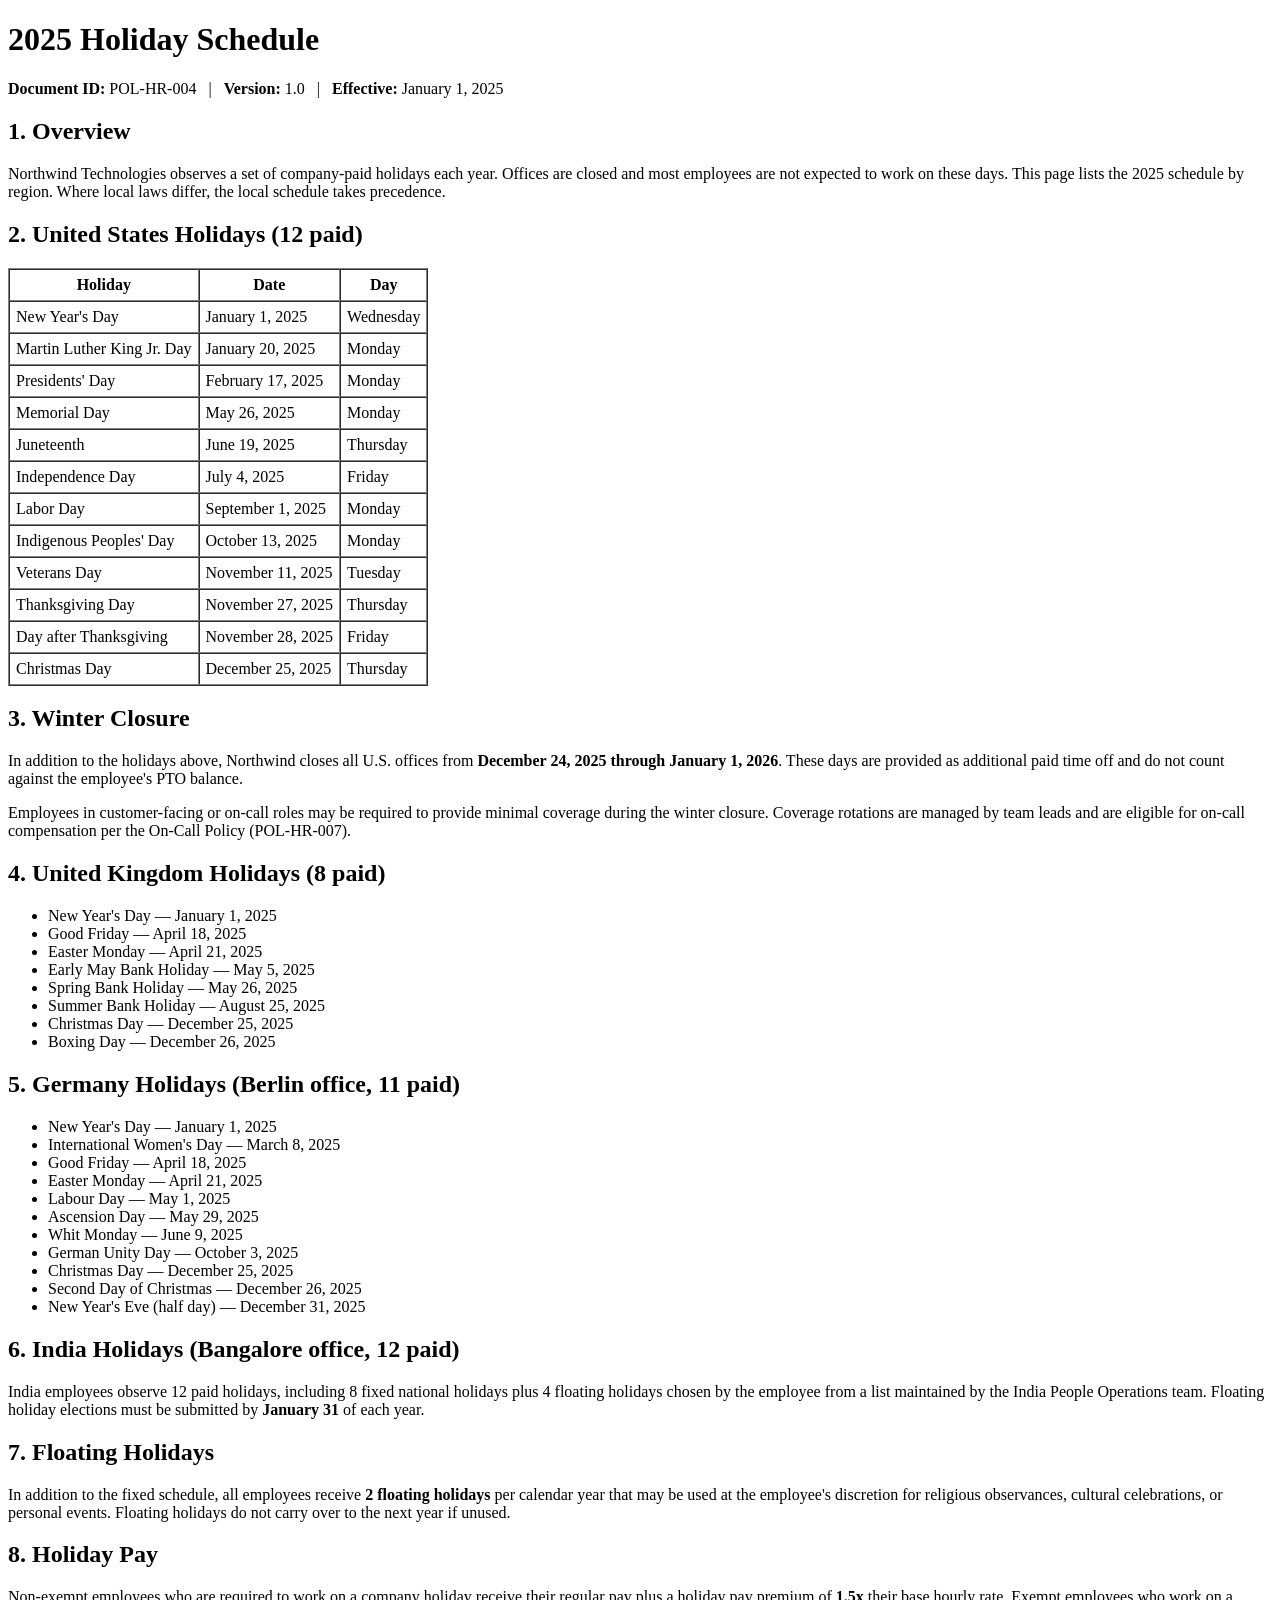
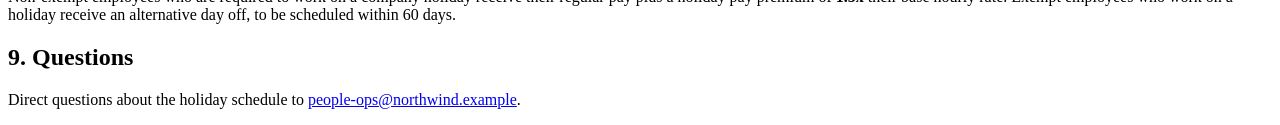
<file: corpus/html/holiday-schedule.html>
<!DOCTYPE html>
<html lang="en">
<head>
<meta charset="UTF-8">
<title>2025 Holiday Schedule - Northwind Technologies</title>
<meta name="document-id" content="POL-HR-004">
<meta name="version" content="1.0">
<meta name="effective-date" content="2025-01-01">
<meta name="owner" content="People Operations">
</head>
<body>

<header>
<h1>2025 Holiday Schedule</h1>
<p><strong>Document ID:</strong> POL-HR-004 &nbsp; | &nbsp; <strong>Version:</strong> 1.0 &nbsp; | &nbsp; <strong>Effective:</strong> January 1, 2025</p>
</header>

<section>
<h2>1. Overview</h2>
<p>Northwind Technologies observes a set of company-paid holidays each year. Offices are closed and most employees are not expected to work on these days. This page lists the 2025 schedule by region. Where local laws differ, the local schedule takes precedence.</p>
</section>

<section>
<h2>2. United States Holidays (12 paid)</h2>
<table border="1" cellpadding="6" cellspacing="0">
<thead>
<tr><th>Holiday</th><th>Date</th><th>Day</th></tr>
</thead>
<tbody>
<tr><td>New Year's Day</td><td>January 1, 2025</td><td>Wednesday</td></tr>
<tr><td>Martin Luther King Jr. Day</td><td>January 20, 2025</td><td>Monday</td></tr>
<tr><td>Presidents' Day</td><td>February 17, 2025</td><td>Monday</td></tr>
<tr><td>Memorial Day</td><td>May 26, 2025</td><td>Monday</td></tr>
<tr><td>Juneteenth</td><td>June 19, 2025</td><td>Thursday</td></tr>
<tr><td>Independence Day</td><td>July 4, 2025</td><td>Friday</td></tr>
<tr><td>Labor Day</td><td>September 1, 2025</td><td>Monday</td></tr>
<tr><td>Indigenous Peoples' Day</td><td>October 13, 2025</td><td>Monday</td></tr>
<tr><td>Veterans Day</td><td>November 11, 2025</td><td>Tuesday</td></tr>
<tr><td>Thanksgiving Day</td><td>November 27, 2025</td><td>Thursday</td></tr>
<tr><td>Day after Thanksgiving</td><td>November 28, 2025</td><td>Friday</td></tr>
<tr><td>Christmas Day</td><td>December 25, 2025</td><td>Thursday</td></tr>
</tbody>
</table>
</section>

<section>
<h2>3. Winter Closure</h2>
<p>In addition to the holidays above, Northwind closes all U.S. offices from <strong>December 24, 2025 through January 1, 2026</strong>. These days are provided as additional paid time off and do not count against the employee's PTO balance.</p>
<p>Employees in customer-facing or on-call roles may be required to provide minimal coverage during the winter closure. Coverage rotations are managed by team leads and are eligible for on-call compensation per the On-Call Policy (POL-HR-007).</p>
</section>

<section>
<h2>4. United Kingdom Holidays (8 paid)</h2>
<ul>
<li>New Year's Day &mdash; January 1, 2025</li>
<li>Good Friday &mdash; April 18, 2025</li>
<li>Easter Monday &mdash; April 21, 2025</li>
<li>Early May Bank Holiday &mdash; May 5, 2025</li>
<li>Spring Bank Holiday &mdash; May 26, 2025</li>
<li>Summer Bank Holiday &mdash; August 25, 2025</li>
<li>Christmas Day &mdash; December 25, 2025</li>
<li>Boxing Day &mdash; December 26, 2025</li>
</ul>
</section>

<section>
<h2>5. Germany Holidays (Berlin office, 11 paid)</h2>
<ul>
<li>New Year's Day &mdash; January 1, 2025</li>
<li>International Women's Day &mdash; March 8, 2025</li>
<li>Good Friday &mdash; April 18, 2025</li>
<li>Easter Monday &mdash; April 21, 2025</li>
<li>Labour Day &mdash; May 1, 2025</li>
<li>Ascension Day &mdash; May 29, 2025</li>
<li>Whit Monday &mdash; June 9, 2025</li>
<li>German Unity Day &mdash; October 3, 2025</li>
<li>Christmas Day &mdash; December 25, 2025</li>
<li>Second Day of Christmas &mdash; December 26, 2025</li>
<li>New Year's Eve (half day) &mdash; December 31, 2025</li>
</ul>
</section>

<section>
<h2>6. India Holidays (Bangalore office, 12 paid)</h2>
<p>India employees observe 12 paid holidays, including 8 fixed national holidays plus 4 floating holidays chosen by the employee from a list maintained by the India People Operations team. Floating holiday elections must be submitted by <strong>January 31</strong> of each year.</p>
</section>

<section>
<h2>7. Floating Holidays</h2>
<p>In addition to the fixed schedule, all employees receive <strong>2 floating holidays</strong> per calendar year that may be used at the employee's discretion for religious observances, cultural celebrations, or personal events. Floating holidays do not carry over to the next year if unused.</p>
</section>

<section>
<h2>8. Holiday Pay</h2>
<p>Non-exempt employees who are required to work on a company holiday receive their regular pay plus a holiday pay premium of <strong>1.5x</strong> their base hourly rate. Exempt employees who work on a holiday receive an alternative day off, to be scheduled within 60 days.</p>
</section>

<section>
<h2>9. Questions</h2>
<p>Direct questions about the holiday schedule to <a href="mailto:people-ops@northwind.example">people-ops@northwind.example</a>.</p>
</section>

</body>
</html>
</file>
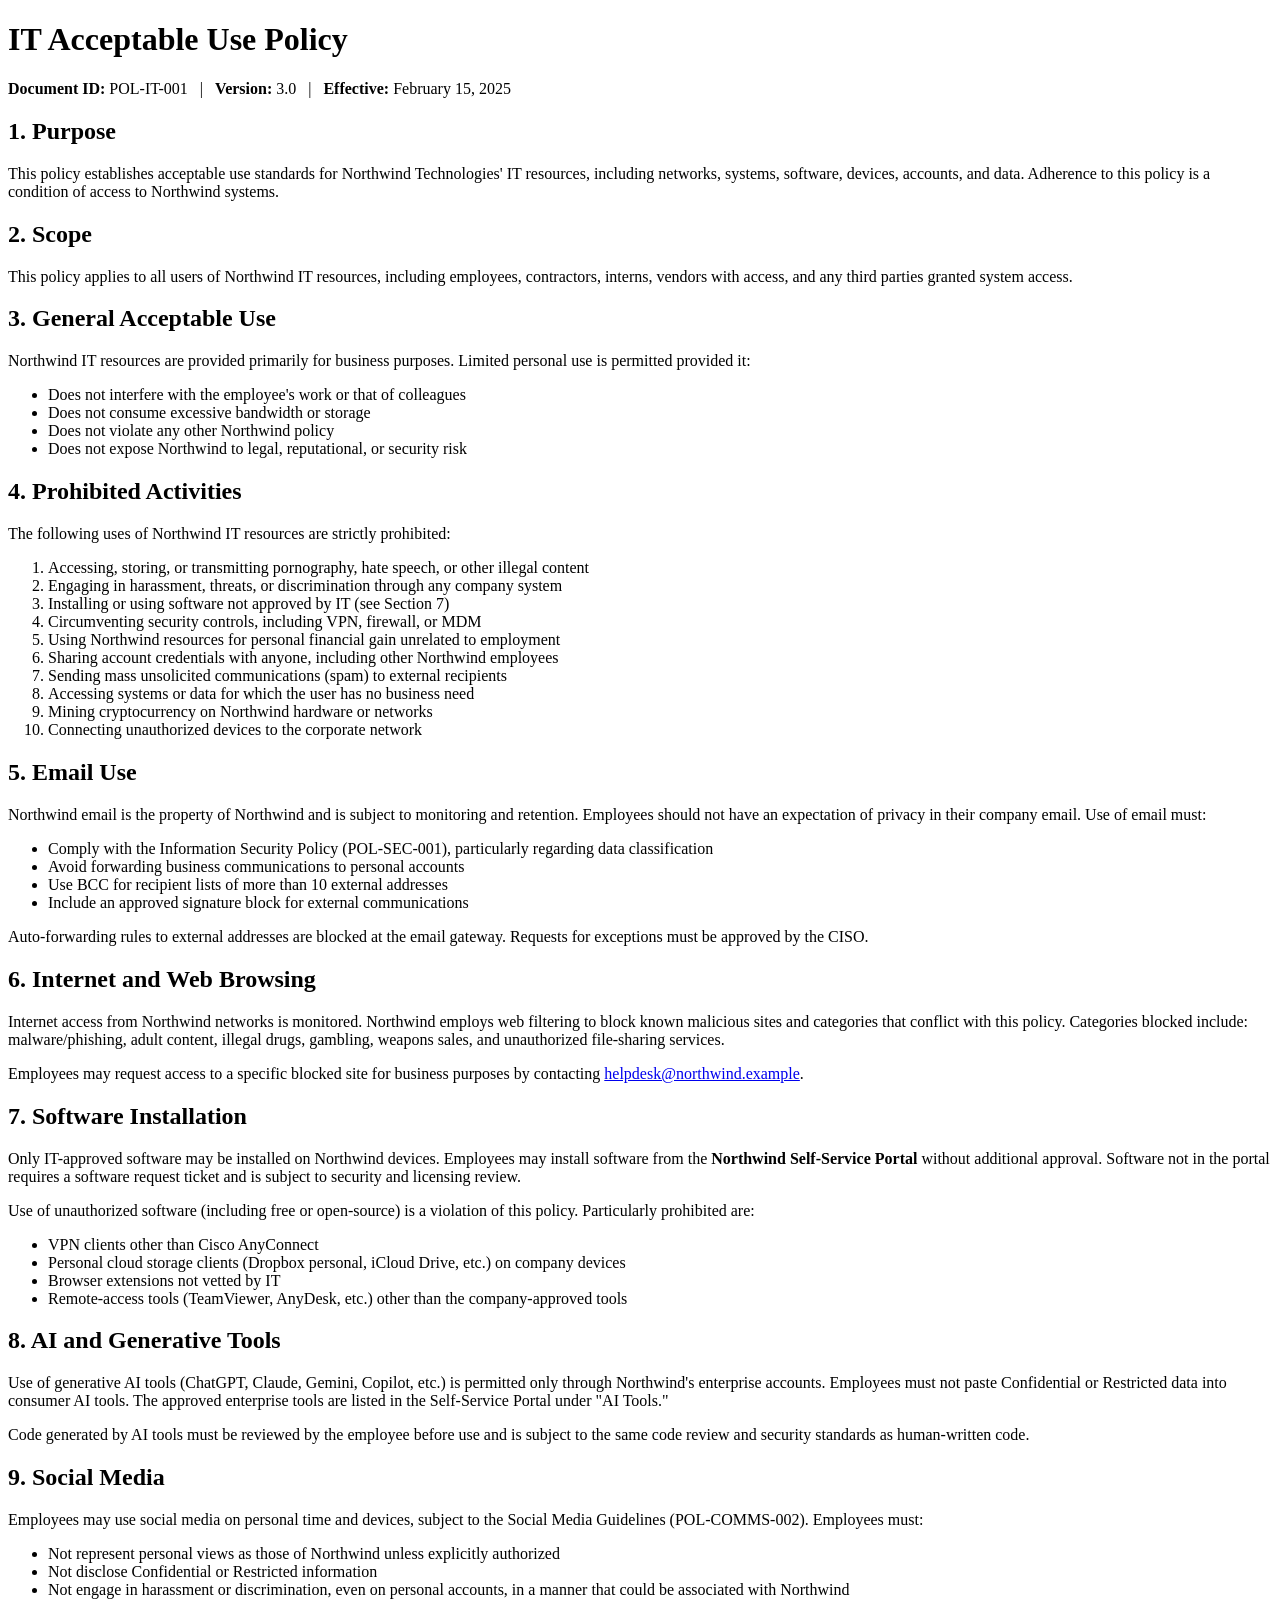
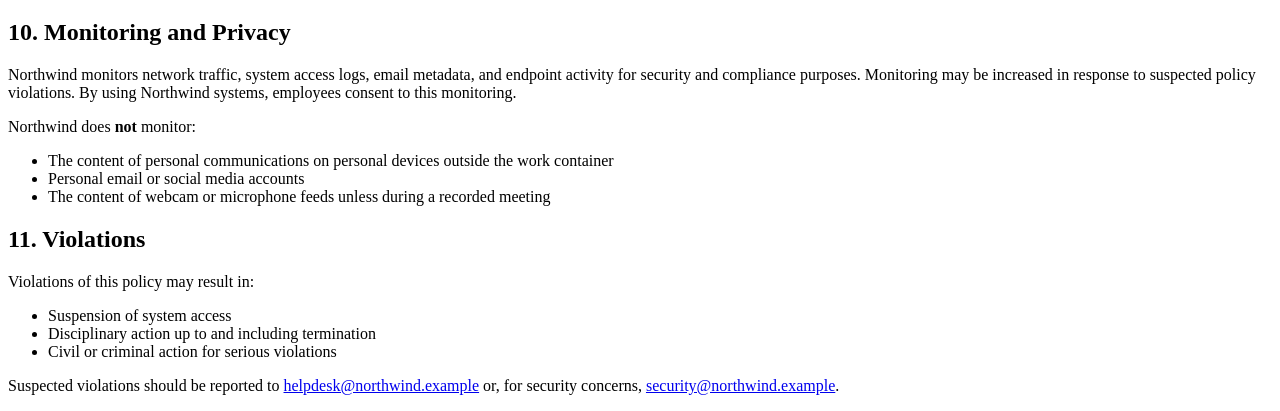
<file: corpus/html/it-acceptable-use-policy.html>
<!DOCTYPE html>
<html lang="en">
<head>
<meta charset="UTF-8">
<title>IT Acceptable Use Policy - Northwind Technologies</title>
<meta name="document-id" content="POL-IT-001">
<meta name="version" content="3.0">
<meta name="effective-date" content="2025-02-15">
<meta name="owner" content="Chief Information Officer">
</head>
<body>

<header>
<h1>IT Acceptable Use Policy</h1>
<p><strong>Document ID:</strong> POL-IT-001 &nbsp; | &nbsp; <strong>Version:</strong> 3.0 &nbsp; | &nbsp; <strong>Effective:</strong> February 15, 2025</p>
</header>

<section>
<h2>1. Purpose</h2>
<p>This policy establishes acceptable use standards for Northwind Technologies' IT resources, including networks, systems, software, devices, accounts, and data. Adherence to this policy is a condition of access to Northwind systems.</p>
</section>

<section>
<h2>2. Scope</h2>
<p>This policy applies to all users of Northwind IT resources, including employees, contractors, interns, vendors with access, and any third parties granted system access.</p>
</section>

<section>
<h2>3. General Acceptable Use</h2>
<p>Northwind IT resources are provided primarily for business purposes. Limited personal use is permitted provided it:</p>
<ul>
<li>Does not interfere with the employee's work or that of colleagues</li>
<li>Does not consume excessive bandwidth or storage</li>
<li>Does not violate any other Northwind policy</li>
<li>Does not expose Northwind to legal, reputational, or security risk</li>
</ul>
</section>

<section>
<h2>4. Prohibited Activities</h2>
<p>The following uses of Northwind IT resources are strictly prohibited:</p>
<ol>
<li>Accessing, storing, or transmitting pornography, hate speech, or other illegal content</li>
<li>Engaging in harassment, threats, or discrimination through any company system</li>
<li>Installing or using software not approved by IT (see Section 7)</li>
<li>Circumventing security controls, including VPN, firewall, or MDM</li>
<li>Using Northwind resources for personal financial gain unrelated to employment</li>
<li>Sharing account credentials with anyone, including other Northwind employees</li>
<li>Sending mass unsolicited communications (spam) to external recipients</li>
<li>Accessing systems or data for which the user has no business need</li>
<li>Mining cryptocurrency on Northwind hardware or networks</li>
<li>Connecting unauthorized devices to the corporate network</li>
</ol>
</section>

<section>
<h2>5. Email Use</h2>
<p>Northwind email is the property of Northwind and is subject to monitoring and retention. Employees should not have an expectation of privacy in their company email. Use of email must:</p>
<ul>
<li>Comply with the Information Security Policy (POL-SEC-001), particularly regarding data classification</li>
<li>Avoid forwarding business communications to personal accounts</li>
<li>Use BCC for recipient lists of more than 10 external addresses</li>
<li>Include an approved signature block for external communications</li>
</ul>
<p>Auto-forwarding rules to external addresses are blocked at the email gateway. Requests for exceptions must be approved by the CISO.</p>
</section>

<section>
<h2>6. Internet and Web Browsing</h2>
<p>Internet access from Northwind networks is monitored. Northwind employs web filtering to block known malicious sites and categories that conflict with this policy. Categories blocked include: malware/phishing, adult content, illegal drugs, gambling, weapons sales, and unauthorized file-sharing services.</p>
<p>Employees may request access to a specific blocked site for business purposes by contacting <a href="mailto:helpdesk@northwind.example">helpdesk@northwind.example</a>.</p>
</section>

<section>
<h2>7. Software Installation</h2>
<p>Only IT-approved software may be installed on Northwind devices. Employees may install software from the <strong>Northwind Self-Service Portal</strong> without additional approval. Software not in the portal requires a software request ticket and is subject to security and licensing review.</p>
<p>Use of unauthorized software (including free or open-source) is a violation of this policy. Particularly prohibited are:</p>
<ul>
<li>VPN clients other than Cisco AnyConnect</li>
<li>Personal cloud storage clients (Dropbox personal, iCloud Drive, etc.) on company devices</li>
<li>Browser extensions not vetted by IT</li>
<li>Remote-access tools (TeamViewer, AnyDesk, etc.) other than the company-approved tools</li>
</ul>
</section>

<section>
<h2>8. AI and Generative Tools</h2>
<p>Use of generative AI tools (ChatGPT, Claude, Gemini, Copilot, etc.) is permitted only through Northwind's enterprise accounts. Employees must not paste Confidential or Restricted data into consumer AI tools. The approved enterprise tools are listed in the Self-Service Portal under "AI Tools."</p>
<p>Code generated by AI tools must be reviewed by the employee before use and is subject to the same code review and security standards as human-written code.</p>
</section>

<section>
<h2>9. Social Media</h2>
<p>Employees may use social media on personal time and devices, subject to the Social Media Guidelines (POL-COMMS-002). Employees must:</p>
<ul>
<li>Not represent personal views as those of Northwind unless explicitly authorized</li>
<li>Not disclose Confidential or Restricted information</li>
<li>Not engage in harassment or discrimination, even on personal accounts, in a manner that could be associated with Northwind</li>
</ul>
</section>

<section>
<h2>10. Monitoring and Privacy</h2>
<p>Northwind monitors network traffic, system access logs, email metadata, and endpoint activity for security and compliance purposes. Monitoring may be increased in response to suspected policy violations. By using Northwind systems, employees consent to this monitoring.</p>
<p>Northwind does <strong>not</strong> monitor:</p>
<ul>
<li>The content of personal communications on personal devices outside the work container</li>
<li>Personal email or social media accounts</li>
<li>The content of webcam or microphone feeds unless during a recorded meeting</li>
</ul>
</section>

<section>
<h2>11. Violations</h2>
<p>Violations of this policy may result in:</p>
<ul>
<li>Suspension of system access</li>
<li>Disciplinary action up to and including termination</li>
<li>Civil or criminal action for serious violations</li>
</ul>
<p>Suspected violations should be reported to <a href="mailto:helpdesk@northwind.example">helpdesk@northwind.example</a> or, for security concerns, <a href="mailto:security@northwind.example">security@northwind.example</a>.</p>
</section>

</body>
</html>
</file>
